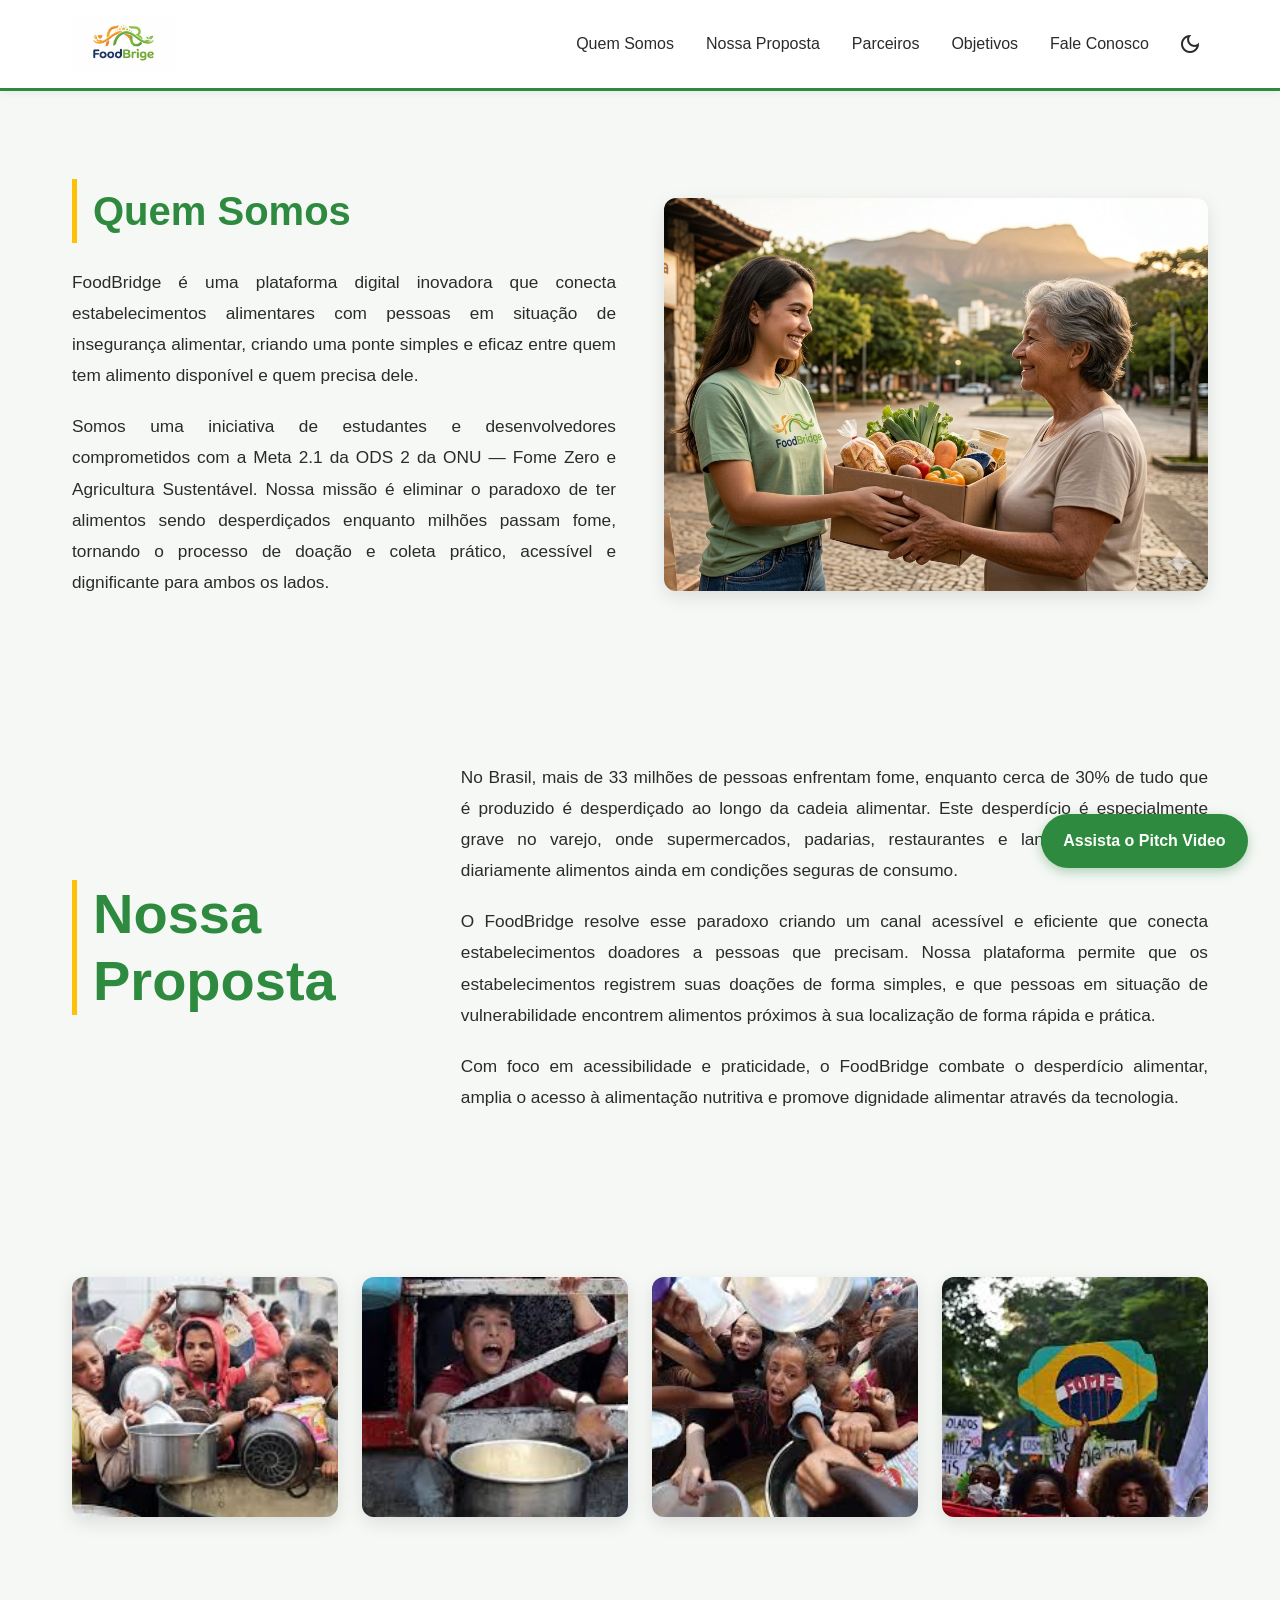
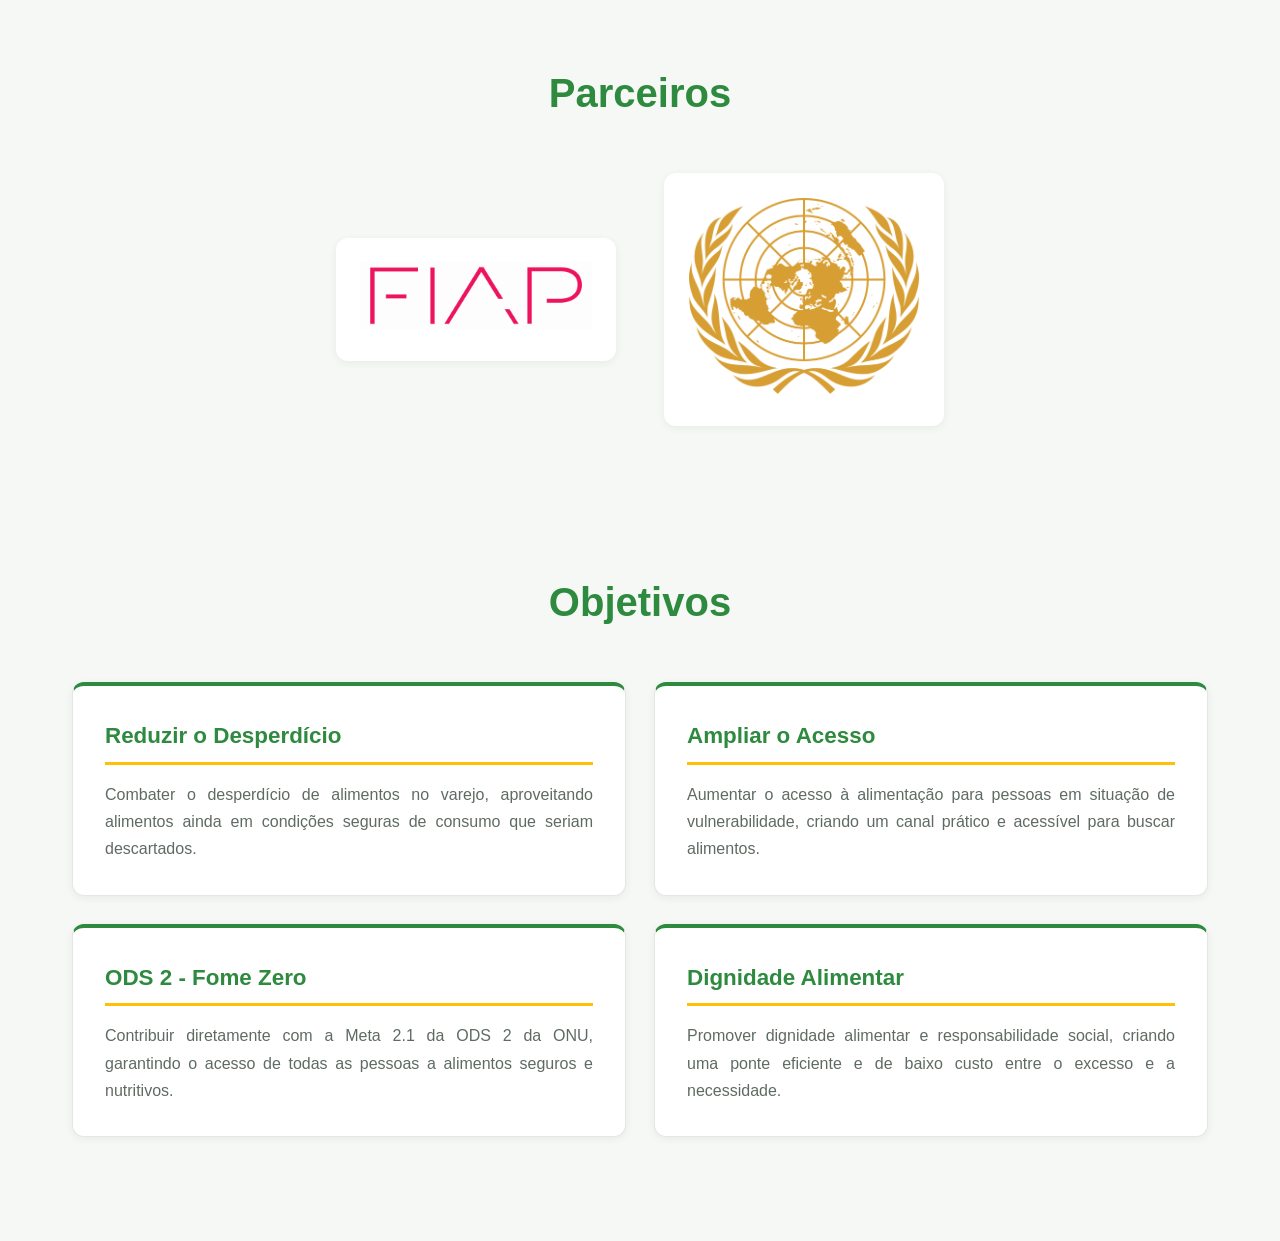
<file: index.html>
<!doctype html>
<html lang="pt-br">
  <head>
    <meta charset="UTF-8" />
    <meta name="viewport" content="width=device-width, initial-scale=1.0" />
    <title>FoodBridge</title>
    <link rel="stylesheet" href="./css/style.css" />
    <link rel="icon" href="images/logo.png" type="image/png" />
    <link
      rel="stylesheet"
      href="https://fonts.googleapis.com/css2?family=Material+Symbols+Outlined:opsz,wght,FILL,GRAD@20..48,100..700,0..1,-50..200&icon_names=close,dark_mode,keyboard_arrow_up,menu"
    />
  </head>
  <body>
    <div class="link-video-container">
      <a
        class="link-video"
        href="https://www.youtube.com/watch?v=DRYngxTbIqk"
        target="_blank"
        >Assista o Pitch Video</a
      >
    </div>

    <header class="header">
      <div class="header-container">
        <div class="logo">
          <a href="./"><img src="images/logo.png" alt="FoodBridge Logo" /></a>
        </div>

        <nav class="navbar">
          <ul class="nav-links" id="nav-links">
            <li><a href="#quem-somos">Quem Somos</a></li>
            <li><a href="#proposta">Nossa Proposta</a></li>
            <li><a href="#parceiros">Parceiros</a></li>
            <li><a href="#objetivos">Objetivos</a></li>
            <li><a href="./html/fale-conosco.html">Fale Conosco</a></li>
          </ul>
        </nav>

        <div class="header-actions">
          <span
            class="material-symbols-outlined dark_mode_icon"
            role="button"
            tabindex="0"
            aria-label="Alternar tema"
            title="Alternar tema"
          >
            dark_mode
          </span>
          <button
            class="menu-toggle"
            id="menu-toggle"
            aria-label="Abrir menu"
            aria-expanded="false"
          >
            <span class="material-symbols-outlined">menu</span>
          </button>
        </div>
      </div>
    </header>

    <main>
      <section id="quem-somos" class="quem-somos">
        <div class="quem-somos-container">
          <div class="quem-somos-text">
            <h2>Quem Somos</h2>
            <p>
              FoodBridge é uma plataforma digital inovadora que conecta
              estabelecimentos alimentares com pessoas em situação de
              insegurança alimentar, criando uma ponte simples e eficaz entre
              quem tem alimento disponível e quem precisa dele.
            </p>
            <p>
              Somos uma iniciativa de estudantes e desenvolvedores comprometidos
              com a Meta 2.1 da ODS 2 da ONU — Fome Zero e Agricultura
              Sustentável. Nossa missão é eliminar o paradoxo de ter alimentos
              sendo desperdiçados enquanto milhões passam fome, tornando o
              processo de doação e coleta prático, acessível e dignificante para
              ambos os lados.
            </p>
          </div>
          <div class="quem-somos-image">
            <img src="images/quem-somos.png" alt="Quem Somos" />
          </div>
        </div>
      </section>

      <section id="proposta" class="proposta">
        <div class="proposta-container">
          <div class="proposta-header">
            <h2>Nossa Proposta</h2>
          </div>
          <div class="proposta-text">
            <p>
              No Brasil, mais de 33 milhões de pessoas enfrentam fome, enquanto
              cerca de 30% de tudo que é produzido é desperdiçado ao longo da
              cadeia alimentar. Este desperdício é especialmente grave no
              varejo, onde supermercados, padarias, restaurantes e lanchonetes
              descartam diariamente alimentos ainda em condições seguras de
              consumo.
            </p>
            <p>
              O FoodBridge resolve esse paradoxo criando um canal acessível e
              eficiente que conecta estabelecimentos doadores a pessoas que
              precisam. Nossa plataforma permite que os estabelecimentos
              registrem suas doações de forma simples, e que pessoas em situação
              de vulnerabilidade encontrem alimentos próximos à sua localização
              de forma rápida e prática.
            </p>
            <p>
              Com foco em acessibilidade e praticidade, o FoodBridge combate o
              desperdício alimentar, amplia o acesso à alimentação nutritiva e
              promove dignidade alimentar através da tecnologia.
            </p>
          </div>
        </div>
      </section>

      <section class="gallery">
        <div class="gallery-grid">
          <div class="gallery-item">
            <img src="images/fome-1.jpeg" alt="Galeria" />
          </div>
          <div class="gallery-item">
            <img src="images/fome-2.jpeg" alt="Galeria" />
          </div>
          <div class="gallery-item">
            <img src="images/fome-3.jpeg" alt="Galeria" />
          </div>
          <div class="gallery-item">
            <img src="images/fome-4.jpeg" alt="Galeria" />
          </div>
        </div>
      </section>

      <section id="parceiros" class="parceiros">
        <h2>Parceiros</h2>
        <div class="parceiros-container">
          <div class="parceiro-logo">
            <img src="images/fiap-logo.jpg" alt="FIAP" />
          </div>
          <div class="parceiro-logo">
            <img src="images/onu-logo.png" alt="ONU" />
          </div>
        </div>
      </section>

      <section id="objetivos" class="objetivos">
        <h2>Objetivos</h2>
        <div class="objetivos-container">
          <div class="objetivo-card">
            <h3>Reduzir o Desperdício</h3>
            <p>
              Combater o desperdício de alimentos no varejo, aproveitando
              alimentos ainda em condições seguras de consumo que seriam
              descartados.
            </p>
          </div>
          <div class="objetivo-card">
            <h3>Ampliar o Acesso</h3>
            <p>
              Aumentar o acesso à alimentação para pessoas em situação de
              vulnerabilidade, criando um canal prático e acessível para buscar
              alimentos.
            </p>
          </div>
          <div class="objetivo-card">
            <h3>ODS 2 - Fome Zero</h3>
            <p>
              Contribuir diretamente com a Meta 2.1 da ODS 2 da ONU, garantindo
              o acesso de todas as pessoas a alimentos seguros e nutritivos.
            </p>
          </div>
          <div class="objetivo-card">
            <h3>Dignidade Alimentar</h3>
            <p>
              Promover dignidade alimentar e responsabilidade social, criando
              uma ponte eficiente e de baixo custo entre o excesso e a
              necessidade.
            </p>
          </div>
        </div>
      </section>
    </main>

    <button
      id="btn-voltar-topo"
      class="btn-voltar-topo"
      aria-label="Voltar ao topo"
      title="Voltar ao topo"
    >
      <span class="material-symbols-outlined">keyboard_arrow_up</span>
    </button>

    <script src="./script/script.js"></script>
  </body>
</html>
</file>
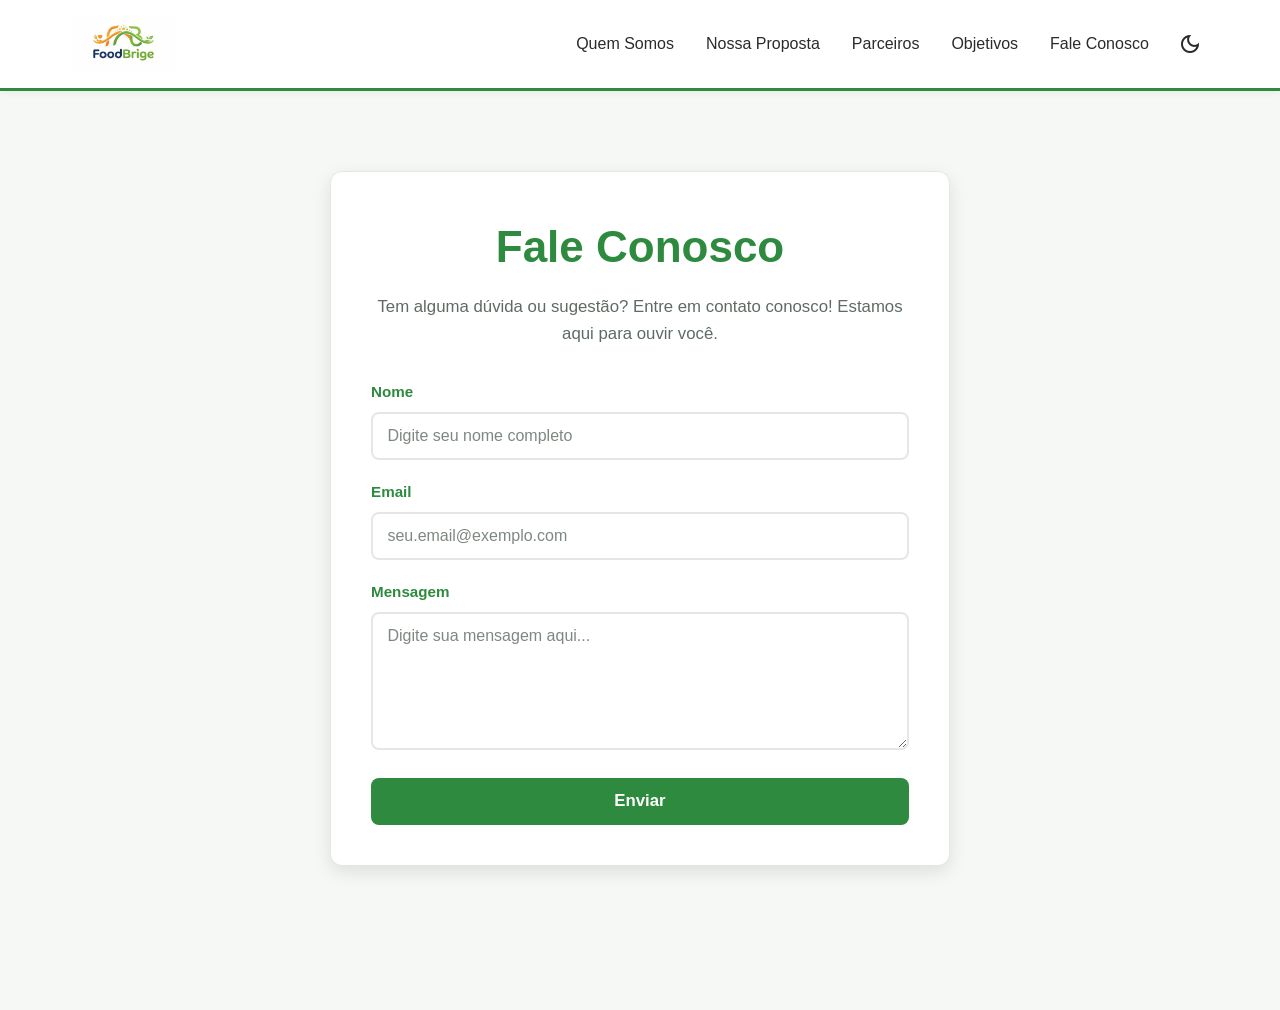
<file: fale-conosco.html>
<!doctype html>
<html lang="pt-br">
  <head>
    <meta charset="UTF-8" />
    <meta name="viewport" content="width=device-width, initial-scale=1.0" />
    <title>Fale Conosco - FoodBridge</title>
    <link rel="stylesheet" href="style.css" />
    <link rel="icon" href="images/logo.png" type="image/png" />
    <link
      rel="stylesheet"
      href="https://fonts.googleapis.com/css2?family=Material+Symbols+Outlined:opsz,wght,FILL,GRAD@20..48,100..700,0..1,-50..200&icon_names=close,dark_mode,menu"
    />
  </head>
  <body>
    <header class="header">
      <div class="header-container">
        <div class="logo">
          <a href="./index.html"
            ><img src="images/logo.png" alt="FoodBridge Logo"
          /></a>
        </div>

        <nav class="navbar">
          <ul class="nav-links" id="nav-links">
            <li><a href="index.html#quem-somos">Quem Somos</a></li>
            <li><a href="index.html#proposta">Nossa Proposta</a></li>
            <li><a href="index.html#parceiros">Parceiros</a></li>
            <li><a href="index.html#objetivos">Objetivos</a></li>
            <li><a href="fale-conosco.html">Fale Conosco</a></li>
          </ul>
        </nav>

        <div class="header-actions">
          <span
            class="material-symbols-outlined dark_mode_icon"
            role="button"
            tabindex="0"
            aria-label="Alternar tema"
            title="Alternar tema"
          >
            dark_mode
          </span>
          <button
            class="menu-toggle"
            id="menu-toggle"
            aria-label="Abrir menu"
            aria-expanded="false"
          >
            <span class="material-symbols-outlined">menu</span>
          </button>
        </div>
      </div>
    </header>

    <main>
      <section class="contato-section">
        <div class="contato-container">
          <div class="contato-content">
            <h1>Fale Conosco</h1>
            <p class="contato-subtitle">
              Tem alguma dúvida ou sugestão? Entre em contato conosco! Estamos
              aqui para ouvir você.
            </p>

            <form class="contato-form">
              <div class="form-group">
                <label for="nome">Nome</label>
                <input
                  type="text"
                  id="nome"
                  name="nome"
                  placeholder="Digite seu nome completo"
                  minlength="3"
                  maxlength="100"
                  required
                />
              </div>

              <div class="form-group">
                <label for="email">Email</label>
                <input
                  type="email"
                  id="email"
                  name="email"
                  placeholder="seu.email@exemplo.com"
                  required
                />
              </div>

              <div class="form-group">
                <label for="mensagem">Mensagem</label>
                <textarea
                  id="mensagem"
                  name="mensagem"
                  placeholder="Digite sua mensagem aqui..."
                  rows="6"
                  minlength="10"
                  maxlength="500"
                  required
                ></textarea>
              </div>

              <div
                id="mensagem-sucesso"
                class="mensagem-sucesso"
                style="display: none"
              >
                Obrigado! Sua mensagem foi enviada com sucesso.
              </div>

              <button type="submit" class="btn-enviar">Enviar</button>
            </form>
          </div>
        </div>
      </section>

      <section class="ultimo-contato-section">
        <div
          class="ultimo-contato-container"
          id="ultimo-contato-container"
          style="display: none"
        >
          <h2>Seu Último Contato</h2>
          <div class="ultimo-contato-card">
            <p class="ultimo-contato-nome">
              <strong>Nome:</strong> <span id="ultimo-nome"></span>
            </p>
            <p class="ultimo-contato-email">
              <strong>Email:</strong> <span id="ultimo-email"></span>
            </p>
            <p class="ultimo-contato-data">
              <strong>Data:</strong> <span id="ultimo-data"></span>
            </p>
            <div class="ultimo-contato-mensagem">
              <strong>Mensagem:</strong>
              <p id="ultimo-mensagem"></p>
            </div>
          </div>
        </div>
      </section>
    </main>

    <script src="script.js"></script>
  </body>
</html>
</file>
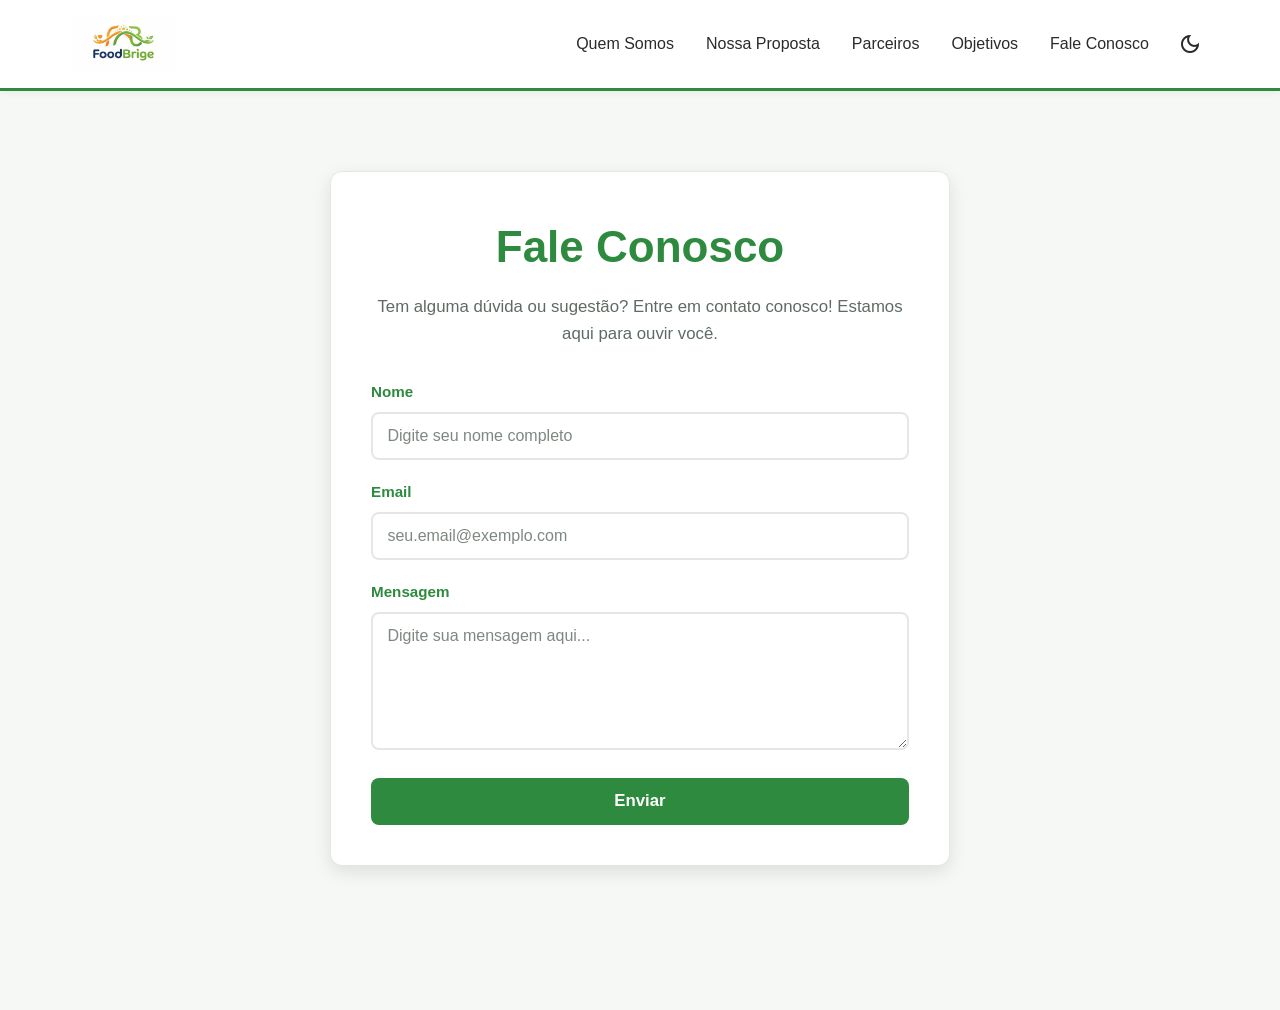
<file: html/fale-conosco.html>
<!doctype html>
<html lang="pt-br">
  <head>
    <meta charset="UTF-8" />
    <meta name="viewport" content="width=device-width, initial-scale=1.0" />
    <title>Fale Conosco - FoodBridge</title>
    <link rel="stylesheet" href="../css/style.css" />
    <link rel="icon" href="../images/logo.png" type="image/png" />
    <link
      rel="stylesheet"
      href="https://fonts.googleapis.com/css2?family=Material+Symbols+Outlined:opsz,wght,FILL,GRAD@20..48,100..700,0..1,-50..200&icon_names=close,dark_mode,menu"
    />
  </head>
  <body>
    <header class="header">
      <div class="header-container">
        <div class="logo">
          <a href="../index.html"
            ><img src="../images/logo.png" alt="FoodBridge Logo"
          /></a>
        </div>

        <nav class="navbar">
          <ul class="nav-links" id="nav-links">
            <li><a href="../index.html#quem-somos">Quem Somos</a></li>
            <li><a href="../index.html#proposta">Nossa Proposta</a></li>
            <li><a href="../index.html#parceiros">Parceiros</a></li>
            <li><a href="../index.html#objetivos">Objetivos</a></li>
            <li><a href="fale-conosco.html">Fale Conosco</a></li>
          </ul>
        </nav>

        <div class="header-actions">
          <span
            class="material-symbols-outlined dark_mode_icon"
            role="button"
            tabindex="0"
            aria-label="Alternar tema"
            title="Alternar tema"
          >
            dark_mode
          </span>
          <button
            class="menu-toggle"
            id="menu-toggle"
            aria-label="Abrir menu"
            aria-expanded="false"
          >
            <span class="material-symbols-outlined">menu</span>
          </button>
        </div>
      </div>
    </header>

    <main>
      <section class="contato-section">
        <div class="contato-container">
          <div class="contato-content">
            <h1>Fale Conosco</h1>
            <p class="contato-subtitle">
              Tem alguma dúvida ou sugestão? Entre em contato conosco! Estamos
              aqui para ouvir você.
            </p>

            <form class="contato-form">
              <div class="form-group">
                <label for="nome">Nome</label>
                <input
                  type="text"
                  id="nome"
                  name="nome"
                  placeholder="Digite seu nome completo"
                  minlength="3"
                  maxlength="100"
                  required
                />
              </div>

              <div class="form-group">
                <label for="email">Email</label>
                <input
                  type="email"
                  id="email"
                  name="email"
                  placeholder="seu.email@exemplo.com"
                  required
                />
              </div>

              <div class="form-group">
                <label for="mensagem">Mensagem</label>
                <textarea
                  id="mensagem"
                  name="mensagem"
                  placeholder="Digite sua mensagem aqui..."
                  rows="6"
                  minlength="10"
                  maxlength="500"
                  required
                ></textarea>
              </div>

              <div
                id="mensagem-sucesso"
                class="mensagem-sucesso"
                style="display: none"
              >
                Obrigado! Sua mensagem foi enviada com sucesso.
              </div>

              <button type="submit" class="btn-enviar">Enviar</button>
            </form>
          </div>
        </div>
      </section>

      <section class="ultimo-contato-section">
        <div
          class="ultimo-contato-container"
          id="ultimo-contato-container"
          style="display: none"
        >
          <h2>Seu Último Contato</h2>
          <div class="ultimo-contato-card">
            <p class="ultimo-contato-nome">
              <strong>Nome:</strong> <span id="ultimo-nome"></span>
            </p>
            <p class="ultimo-contato-email">
              <strong>Email:</strong> <span id="ultimo-email"></span>
            </p>
            <p class="ultimo-contato-data">
              <strong>Data:</strong> <span id="ultimo-data"></span>
            </p>
            <div class="ultimo-contato-mensagem">
              <strong>Mensagem:</strong>
              <p id="ultimo-mensagem"></p>
            </div>
          </div>
        </div>
      </section>
    </main>

    <script src="../script/script.js"></script>
  </body>
</html>
</file>
<file: css/style.css>
/* ===== Design tokens ===== */
:root {
  --green: #2d8a3e;
  --green-dark: #216630;
  --yellow: #ffc107;

  --page-bg: #f6f8f6;
  --surface: #ffffff;
  --on-green: #ffffff;

  --color: #2b2b2b;
  --text-muted: #5f6b62;
  --border: #e3e8e3;

  --radius-sm: 8px;
  --radius-md: 12px;
  --radius-pill: 999px;

  --shadow-sm: 0 2px 8px rgba(0, 0, 0, 0.06);
  --shadow-md: 0 6px 18px rgba(0, 0, 0, 0.1);
  --shadow-lg: 0 12px 28px rgba(0, 0, 0, 0.14);

  --transition: 0.25s ease;
  --max-width: 1200px;
  --header-height: 88px;
}

html[data-theme="dark"] {
  --page-bg: #161616;
  --surface: #232323;
  --color: #e9ebe9;
  --text-muted: #aab2ab;
  --border: #353935;

  --shadow-sm: 0 2px 8px rgba(0, 0, 0, 0.4);
  --shadow-md: 0 6px 18px rgba(0, 0, 0, 0.5);
  --shadow-lg: 0 12px 28px rgba(0, 0, 0, 0.55);
}

/* ===== Reset & base ===== */
* {
  margin: 0;
  padding: 0;
  box-sizing: border-box;
}

html {
  scroll-behavior: smooth;
  scroll-padding-top: calc(var(--header-height) + 12px);
}

html,
body {
  font-family: "Segoe UI", Tahoma, Geneva, Verdana, sans-serif;
  color: var(--color);
  background-color: var(--page-bg);
  line-height: 1.6;
  transition:
    background-color var(--transition),
    color var(--transition);
}

img {
  max-width: 100%;
}

.material-symbols-outlined {
  font-variation-settings:
    "FILL" 0,
    "wght" 400,
    "GRAD" 0,
    "opsz" 24;
}

/* ===== Header / Nav ===== */
.header {
  background-color: var(--surface);
  border-bottom: 3px solid var(--green);
  box-shadow: var(--shadow-sm);
  position: sticky;
  top: 0;
  z-index: 100;
}

.header-container {
  max-width: var(--max-width);
  margin: 0 auto;
  padding: 1rem 2rem;
  display: flex;
  justify-content: space-between;
  align-items: center;
  gap: 1.5rem;
}

.logo {
  flex-shrink: 0;
  line-height: 0;
}

.logo img {
  height: 56px;
  width: auto;
  transition: transform var(--transition);
}

.logo img:hover {
  transform: scale(1.05);
}

.navbar {
  flex-grow: 1;
  display: flex;
  justify-content: flex-end;
}

.nav-links {
  display: flex;
  list-style: none;
  gap: 2rem;
  align-items: center;
}

.nav-links a {
  text-decoration: none;
  color: var(--color);
  font-weight: 500;
  font-size: 1rem;
  position: relative;
  transition: color var(--transition);
}

.nav-links a::after {
  content: "";
  position: absolute;
  bottom: -6px;
  left: 0;
  width: 0;
  height: 3px;
  border-radius: 2px;
  background-color: var(--yellow);
  transition: width var(--transition);
}

.nav-links a:hover {
  color: var(--green);
}

.nav-links a:hover::after {
  width: 100%;
}

.header-actions {
  display: flex;
  align-items: center;
  gap: 0.75rem;
  flex-shrink: 0;
}

.dark_mode_icon {
  cursor: pointer;
  border-radius: 50%;
  padding: 0.35rem;
  transition:
    color var(--transition),
    background-color var(--transition);
}

.dark_mode_icon:hover {
  color: var(--yellow);
  background-color: rgba(255, 193, 7, 0.12);
}

.menu-toggle {
  display: none;
  align-items: center;
  justify-content: center;
  background: none;
  border: none;
  color: var(--color);
  cursor: pointer;
  padding: 0.35rem;
  border-radius: 50%;
  transition: background-color var(--transition);
}

.menu-toggle:hover {
  background-color: rgba(45, 138, 62, 0.12);
}

/* ===== Floating Pitch Video link ===== */
.link-video-container {
  position: fixed;
  bottom: 2rem;
  right: 2rem;
  padding: 0.9rem 1.4rem;
  background-color: var(--green);
  border-radius: var(--radius-pill);
  transition: all var(--transition);
  box-shadow: 0 4px 12px rgba(45, 138, 62, 0.35);
  display: flex;
  align-items: center;
  justify-content: center;
  cursor: pointer;
  z-index: 90;
}

.link-video-container:hover {
  background-color: var(--green-dark);
  transform: translateY(-4px) scale(1.05);
  box-shadow: 0 8px 20px rgba(45, 138, 62, 0.45);
}

.link-video {
  color: var(--on-green);
  text-decoration: none;
  font-weight: 600;
  font-size: 1rem;
}

/* ===== Layout helpers ===== */
main {
  padding: 1rem 0 2rem;
}

.quem-somos,
.proposta,
.gallery,
.parceiros,
.objetivos {
  max-width: var(--max-width);
  margin: 0 auto;
  padding: 4.5rem 2rem;
}

.section-title {
  color: var(--green);
  border-left: 5px solid var(--yellow);
  padding-left: 1rem;
  line-height: 1.2;
}

/* ===== Quem Somos ===== */
.quem-somos-container {
  display: flex;
  gap: 3rem;
  align-items: center;
}

.quem-somos-text {
  flex: 1;
}

.quem-somos-text h2 {
  font-size: clamp(1.9rem, 4vw, 2.5rem);
  color: var(--green);
  margin-bottom: 1.5rem;
  border-left: 5px solid var(--yellow);
  padding-left: 1rem;
}

.quem-somos-text p {
  font-size: 1.08rem;
  line-height: 1.8;
  color: var(--color);
  margin-bottom: 1.25rem;
  text-align: justify;
}

.quem-somos-image {
  flex: 1;
}

.quem-somos-image img {
  width: 100%;
  height: auto;
  border-radius: var(--radius-md);
  box-shadow: var(--shadow-md);
}

/* ===== Proposta ===== */
.proposta-container {
  display: flex;
  gap: 3rem;
  align-items: center;
}

.proposta-header {
  flex: 0 0 30%;
}

.proposta-header h2 {
  font-size: clamp(2.2rem, 5vw, 3.5rem);
  color: var(--green);
  border-left: 5px solid var(--yellow);
  padding-left: 1rem;
  line-height: 1.2;
}

.proposta-text {
  flex: 1;
}

.proposta-text p {
  font-size: 1.08rem;
  line-height: 1.8;
  color: var(--color);
  margin-bottom: 1.25rem;
  text-align: justify;
}

/* ===== Gallery ===== */
.gallery-grid {
  display: grid;
  grid-template-columns: repeat(4, 1fr);
  gap: 1.5rem;
}

.gallery-item {
  overflow: hidden;
  border-radius: var(--radius-md);
  box-shadow: var(--shadow-md);
  transition: transform var(--transition);
}

.gallery-item:hover {
  transform: translateY(-6px) scale(1.02);
}

.gallery-item img {
  width: 100%;
  height: 240px;
  object-fit: cover;
  display: block;
  transition: transform 0.4s ease;
}

.gallery-item:hover img {
  transform: scale(1.08);
}

/* ===== Parceiros ===== */
.parceiros {
  text-align: center;
}

.parceiros h2 {
  font-size: clamp(1.9rem, 4vw, 2.5rem);
  color: var(--green);
  margin-bottom: 3rem;
}

.parceiros-container {
  display: flex;
  flex-wrap: wrap;
  justify-content: center;
  gap: 3rem;
  align-items: center;
}

.parceiro-logo {
  flex: 0 1 280px;
  background: var(--surface);
  padding: 1.5rem;
  border-radius: var(--radius-md);
  box-shadow: var(--shadow-sm);
  transition:
    transform var(--transition),
    box-shadow var(--transition);
}

.parceiro-logo:hover {
  transform: translateY(-4px);
  box-shadow: var(--shadow-md);
}

.parceiro-logo img {
  width: 100%;
  height: auto;
}

/* ===== Objetivos ===== */
.objetivos h2 {
  font-size: clamp(1.9rem, 4vw, 2.5rem);
  color: var(--green);
  text-align: center;
  margin-bottom: 3rem;
}

.objetivos-container {
  display: grid;
  grid-template-columns: repeat(2, 1fr);
  gap: 1.75rem;
}

.objetivo-card {
  background-color: var(--surface);
  border: 1px solid var(--border);
  border-top: 4px solid var(--green);
  border-radius: var(--radius-md);
  padding: 2rem;
  box-shadow: var(--shadow-sm);
  transition: all var(--transition);
}

.objetivo-card:hover {
  box-shadow: var(--shadow-lg);
  transform: translateY(-6px);
  border-top-color: var(--yellow);
}

.objetivo-card h3 {
  font-size: 1.4rem;
  color: var(--green);
  margin-bottom: 1rem;
  border-bottom: 3px solid var(--yellow);
  padding-bottom: 0.5rem;
}

.objetivo-card p {
  font-size: 1rem;
  line-height: 1.7;
  color: var(--text-muted);
  text-align: justify;
}

/* ===== Contato ===== */
.contato-section {
  max-width: var(--max-width);
  margin: 0 auto;
  padding: 4rem 2rem 2rem;
}

.contato-container {
  max-width: 620px;
  margin: 0 auto;
  background: var(--surface);
  padding: 2.5rem;
  border-radius: var(--radius-md);
  box-shadow: var(--shadow-md);
  border: 1px solid var(--border);
}

.contato-content h1 {
  font-size: clamp(2rem, 5vw, 2.75rem);
  color: var(--green);
  text-align: center;
  margin-bottom: 0.75rem;
}

.contato-subtitle {
  font-size: 1.05rem;
  color: var(--text-muted);
  text-align: center;
  margin-bottom: 2rem;
  line-height: 1.6;
}

.contato-form {
  display: flex;
  flex-direction: column;
  gap: 1.25rem;
}

.form-group {
  display: flex;
  flex-direction: column;
}

.form-group label {
  font-size: 0.95rem;
  font-weight: 600;
  color: var(--green);
  margin-bottom: 0.5rem;
}

.form-group input,
.form-group textarea {
  padding: 0.8rem 0.9rem;
  border: 2px solid var(--border);
  border-radius: var(--radius-sm);
  font-size: 1rem;
  font-family: inherit;
  background: var(--surface);
  color: var(--color);
  transition: all var(--transition);
}

.form-group textarea {
  resize: vertical;
  min-height: 130px;
}

.form-group input::placeholder,
.form-group textarea::placeholder {
  color: var(--text-muted);
  opacity: 0.8;
}

.form-group input:focus,
.form-group textarea:focus {
  outline: none;
  border-color: var(--green);
  box-shadow: 0 0 0 3px rgba(45, 138, 62, 0.18);
}

.btn-enviar {
  padding: 0.85rem 2rem;
  background-color: var(--green);
  color: var(--on-green);
  border: none;
  border-radius: var(--radius-sm);
  font-size: 1.05rem;
  font-weight: 600;
  cursor: pointer;
  transition: all var(--transition);
  margin-top: 0.5rem;
}

.btn-enviar:hover {
  background-color: var(--green-dark);
  transform: translateY(-2px);
  box-shadow: 0 4px 12px rgba(45, 138, 62, 0.35);
}

.btn-enviar:active {
  transform: translateY(0);
}

.mensagem-sucesso {
  background-color: #3ba74d;
  color: #ffffff;
  padding: 1rem;
  border-radius: var(--radius-sm);
  text-align: center;
  font-weight: 600;
  animation: slideIn 0.3s ease;
}

@keyframes slideIn {
  from {
    opacity: 0;
    transform: translateY(-10px);
  }
  to {
    opacity: 1;
    transform: translateY(0);
  }
}

/* ===== Último contato ===== */
.ultimo-contato-section {
  max-width: var(--max-width);
  margin: 0 auto;
  padding: 1rem 2rem 4rem;
}

.ultimo-contato-container {
  max-width: 620px;
  margin: 0 auto;
}

.ultimo-contato-container h2 {
  font-size: 1.7rem;
  color: var(--green);
  margin-bottom: 1.5rem;
  border-left: 5px solid var(--yellow);
  padding-left: 1rem;
}

.ultimo-contato-card {
  background-color: var(--surface);
  border: 1px solid var(--border);
  border-left: 4px solid var(--green);
  border-radius: var(--radius-md);
  padding: 2rem;
  box-shadow: var(--shadow-sm);
}

.ultimo-contato-nome,
.ultimo-contato-email,
.ultimo-contato-data {
  font-size: 1rem;
  color: var(--color);
  margin-bottom: 0.85rem;
  line-height: 1.6;
}

.ultimo-contato-nome span,
.ultimo-contato-email span,
.ultimo-contato-data span {
  color: var(--green);
  font-weight: 600;
}

.ultimo-contato-mensagem {
  margin-top: 1.5rem;
  padding-top: 1.5rem;
  border-top: 1px solid var(--border);
}

.ultimo-contato-mensagem strong {
  color: var(--green);
}

.ultimo-contato-mensagem p {
  margin-top: 0.75rem;
  font-size: 0.95rem;
  line-height: 1.6;
  color: var(--text-muted);
  text-align: justify;
  word-break: break-word;
}

/* ===== Voltar ao topo ===== */
.btn-voltar-topo {
  position: fixed;
  bottom: 2rem;
  left: 2rem;
  width: 3.25rem;
  height: 3.25rem;
  background-color: var(--green);
  color: var(--on-green);
  border: none;
  border-radius: 50%;
  cursor: pointer;
  display: flex;
  align-items: center;
  justify-content: center;
  box-shadow: 0 4px 12px rgba(45, 138, 62, 0.35);
  opacity: 0;
  visibility: hidden;
  transform: translateY(1rem);
  transition: all var(--transition);
  z-index: 90;
}

.btn-voltar-topo.visivel {
  opacity: 1;
  visibility: visible;
  transform: translateY(0);
}

.btn-voltar-topo:hover {
  background-color: var(--green-dark);
  transform: translateY(-4px) scale(1.08);
  box-shadow: 0 8px 20px rgba(45, 138, 62, 0.45);
}

.btn-voltar-topo .material-symbols-outlined {
  font-size: 1.75rem;
}

/* ===== Responsividade ===== */
@media (max-width: 992px) {
  .quem-somos,
  .proposta,
  .gallery,
  .parceiros,
  .objetivos {
    padding: 3.5rem 2rem;
  }

  .gallery-grid {
    grid-template-columns: repeat(2, 1fr);
  }

  .proposta-header {
    flex: 0 0 38%;
  }
}

@media (max-width: 768px) {
  .header-container {
    padding: 0.85rem 1.25rem;
    gap: 0.75rem;
  }

  .menu-toggle {
    display: flex;
  }

  .navbar {
    flex-grow: 0;
  }

  .nav-links {
    position: absolute;
    top: 100%;
    left: 0;
    right: 0;
    flex-direction: column;
    align-items: stretch;
    gap: 0;
    background: var(--surface);
    border-bottom: 3px solid var(--green);
    box-shadow: var(--shadow-md);
    max-height: 0;
    overflow: hidden;
    transition: max-height var(--transition);
  }

  .nav-links.active {
    max-height: 360px;
  }

  .nav-links li {
    width: 100%;
    border-top: 1px solid var(--border);
  }

  .nav-links a {
    display: block;
    padding: 1rem 1.5rem;
  }

  .nav-links a::after {
    display: none;
  }

  .nav-links a:hover {
    background-color: rgba(45, 138, 62, 0.08);
  }

  .quem-somos-container,
  .proposta-container {
    flex-direction: column;
    gap: 2rem;
  }

  .proposta-header {
    flex: 1;
  }

  .quem-somos-image {
    order: -1;
    width: 100%;
  }

  .objetivos-container {
    grid-template-columns: 1fr;
  }

  .quem-somos,
  .proposta,
  .gallery,
  .parceiros,
  .objetivos {
    padding: 3rem 1.5rem;
  }

  .contato-section {
    padding: 2.5rem 1.5rem 1.5rem;
  }

  .contato-container {
    padding: 1.75rem;
  }
}

/* ===== Animação de revelação ao rolar ===== */
.reveal {
  opacity: 0;
}

.reveal.is-visible {
  animation: revealUp 0.85s cubic-bezier(0.22, 1, 0.36, 1) both;
  will-change: opacity, transform;
}

/* Estado final: sem transform persistente, liberando os efeitos de hover */
.reveal.reveal-done {
  opacity: 1;
}

@keyframes revealUp {
  from {
    opacity: 0;
    transform: translateY(60px) scale(0.94);
  }
  to {
    opacity: 1;
    transform: translateY(0) scale(1);
  }
}

/* Efeito cascata (stagger) nos grupos de itens */
.gallery-grid .gallery-item:nth-child(2),
.objetivos-container .objetivo-card:nth-child(2),
.parceiros-container .parceiro-logo:nth-child(2) {
  animation-delay: 0.12s;
}

.gallery-grid .gallery-item:nth-child(3),
.objetivos-container .objetivo-card:nth-child(3) {
  animation-delay: 0.24s;
}

.gallery-grid .gallery-item:nth-child(4),
.objetivos-container .objetivo-card:nth-child(4) {
  animation-delay: 0.36s;
}

@media (prefers-reduced-motion: reduce) {
  .reveal,
  .reveal.is-visible,
  .reveal.reveal-done {
    opacity: 1;
    transform: none;
    animation: none;
  }
}

/* ===== Responsividade (cont.) ===== */
@media (max-width: 480px) {
  .gallery-grid {
    grid-template-columns: 1fr;
  }

  .gallery-item img {
    height: 220px;
  }

  .quem-somos-text p,
  .proposta-text p {
    text-align: left;
  }

  .link-video-container {
    bottom: 1rem;
    right: 1rem;
    padding: 0.75rem 1.1rem;
  }

  .link-video {
    font-size: 0.9rem;
  }

  .btn-voltar-topo {
    bottom: 1rem;
    left: 1rem;
    width: 2.9rem;
    height: 2.9rem;
  }

  .contato-container {
    padding: 1.5rem 1.25rem;
  }
}
</file>
<file: style.css>
/* ===== Design tokens ===== */
:root {
  --green: #2d8a3e;
  --green-dark: #216630;
  --yellow: #ffc107;

  --page-bg: #f6f8f6;
  --surface: #ffffff;
  --on-green: #ffffff;

  --color: #2b2b2b;
  --text-muted: #5f6b62;
  --border: #e3e8e3;

  --radius-sm: 8px;
  --radius-md: 12px;
  --radius-pill: 999px;

  --shadow-sm: 0 2px 8px rgba(0, 0, 0, 0.06);
  --shadow-md: 0 6px 18px rgba(0, 0, 0, 0.1);
  --shadow-lg: 0 12px 28px rgba(0, 0, 0, 0.14);

  --transition: 0.25s ease;
  --max-width: 1200px;
  --header-height: 88px;
}

html[data-theme="dark"] {
  --page-bg: #161616;
  --surface: #232323;
  --color: #e9ebe9;
  --text-muted: #aab2ab;
  --border: #353935;

  --shadow-sm: 0 2px 8px rgba(0, 0, 0, 0.4);
  --shadow-md: 0 6px 18px rgba(0, 0, 0, 0.5);
  --shadow-lg: 0 12px 28px rgba(0, 0, 0, 0.55);
}

/* ===== Reset & base ===== */
* {
  margin: 0;
  padding: 0;
  box-sizing: border-box;
}

html {
  scroll-behavior: smooth;
  scroll-padding-top: calc(var(--header-height) + 12px);
}

html,
body {
  font-family: "Segoe UI", Tahoma, Geneva, Verdana, sans-serif;
  color: var(--color);
  background-color: var(--page-bg);
  line-height: 1.6;
  transition:
    background-color var(--transition),
    color var(--transition);
}

img {
  max-width: 100%;
}

.material-symbols-outlined {
  font-variation-settings:
    "FILL" 0,
    "wght" 400,
    "GRAD" 0,
    "opsz" 24;
}

/* ===== Header / Nav ===== */
.header {
  background-color: var(--surface);
  border-bottom: 3px solid var(--green);
  box-shadow: var(--shadow-sm);
  position: sticky;
  top: 0;
  z-index: 100;
}

.header-container {
  max-width: var(--max-width);
  margin: 0 auto;
  padding: 1rem 2rem;
  display: flex;
  justify-content: space-between;
  align-items: center;
  gap: 1.5rem;
}

.logo {
  flex-shrink: 0;
  line-height: 0;
}

.logo img {
  height: 56px;
  width: auto;
  transition: transform var(--transition);
}

.logo img:hover {
  transform: scale(1.05);
}

.navbar {
  flex-grow: 1;
  display: flex;
  justify-content: flex-end;
}

.nav-links {
  display: flex;
  list-style: none;
  gap: 2rem;
  align-items: center;
}

.nav-links a {
  text-decoration: none;
  color: var(--color);
  font-weight: 500;
  font-size: 1rem;
  position: relative;
  transition: color var(--transition);
}

.nav-links a::after {
  content: "";
  position: absolute;
  bottom: -6px;
  left: 0;
  width: 0;
  height: 3px;
  border-radius: 2px;
  background-color: var(--yellow);
  transition: width var(--transition);
}

.nav-links a:hover {
  color: var(--green);
}

.nav-links a:hover::after {
  width: 100%;
}

.header-actions {
  display: flex;
  align-items: center;
  gap: 0.75rem;
  flex-shrink: 0;
}

.dark_mode_icon {
  cursor: pointer;
  border-radius: 50%;
  padding: 0.35rem;
  transition:
    color var(--transition),
    background-color var(--transition);
}

.dark_mode_icon:hover {
  color: var(--yellow);
  background-color: rgba(255, 193, 7, 0.12);
}

.menu-toggle {
  display: none;
  align-items: center;
  justify-content: center;
  background: none;
  border: none;
  color: var(--color);
  cursor: pointer;
  padding: 0.35rem;
  border-radius: 50%;
  transition: background-color var(--transition);
}

.menu-toggle:hover {
  background-color: rgba(45, 138, 62, 0.12);
}

/* ===== Floating Pitch Video link ===== */
.link-video-container {
  position: fixed;
  bottom: 2rem;
  right: 2rem;
  padding: 0.9rem 1.4rem;
  background-color: var(--green);
  border-radius: var(--radius-pill);
  transition: all var(--transition);
  box-shadow: 0 4px 12px rgba(45, 138, 62, 0.35);
  display: flex;
  align-items: center;
  justify-content: center;
  cursor: pointer;
  z-index: 90;
}

.link-video-container:hover {
  background-color: var(--green-dark);
  transform: translateY(-4px) scale(1.05);
  box-shadow: 0 8px 20px rgba(45, 138, 62, 0.45);
}

.link-video {
  color: var(--on-green);
  text-decoration: none;
  font-weight: 600;
  font-size: 1rem;
}

/* ===== Layout helpers ===== */
main {
  padding: 1rem 0 2rem;
}

.quem-somos,
.proposta,
.gallery,
.parceiros,
.objetivos {
  max-width: var(--max-width);
  margin: 0 auto;
  padding: 4.5rem 2rem;
}

.section-title {
  color: var(--green);
  border-left: 5px solid var(--yellow);
  padding-left: 1rem;
  line-height: 1.2;
}

/* ===== Quem Somos ===== */
.quem-somos-container {
  display: flex;
  gap: 3rem;
  align-items: center;
}

.quem-somos-text {
  flex: 1;
}

.quem-somos-text h2 {
  font-size: clamp(1.9rem, 4vw, 2.5rem);
  color: var(--green);
  margin-bottom: 1.5rem;
  border-left: 5px solid var(--yellow);
  padding-left: 1rem;
}

.quem-somos-text p {
  font-size: 1.08rem;
  line-height: 1.8;
  color: var(--color);
  margin-bottom: 1.25rem;
  text-align: justify;
}

.quem-somos-image {
  flex: 1;
}

.quem-somos-image img {
  width: 100%;
  height: auto;
  border-radius: var(--radius-md);
  box-shadow: var(--shadow-md);
}

/* ===== Proposta ===== */
.proposta-container {
  display: flex;
  gap: 3rem;
  align-items: center;
}

.proposta-header {
  flex: 0 0 30%;
}

.proposta-header h2 {
  font-size: clamp(2.2rem, 5vw, 3.5rem);
  color: var(--green);
  border-left: 5px solid var(--yellow);
  padding-left: 1rem;
  line-height: 1.2;
}

.proposta-text {
  flex: 1;
}

.proposta-text p {
  font-size: 1.08rem;
  line-height: 1.8;
  color: var(--color);
  margin-bottom: 1.25rem;
  text-align: justify;
}

/* ===== Gallery ===== */
.gallery-grid {
  display: grid;
  grid-template-columns: repeat(4, 1fr);
  gap: 1.5rem;
}

.gallery-item {
  overflow: hidden;
  border-radius: var(--radius-md);
  box-shadow: var(--shadow-md);
  transition: transform var(--transition);
}

.gallery-item:hover {
  transform: translateY(-6px) scale(1.02);
}

.gallery-item img {
  width: 100%;
  height: 240px;
  object-fit: cover;
  display: block;
  transition: transform 0.4s ease;
}

.gallery-item:hover img {
  transform: scale(1.08);
}

/* ===== Parceiros ===== */
.parceiros {
  text-align: center;
}

.parceiros h2 {
  font-size: clamp(1.9rem, 4vw, 2.5rem);
  color: var(--green);
  margin-bottom: 3rem;
}

.parceiros-container {
  display: flex;
  flex-wrap: wrap;
  justify-content: center;
  gap: 3rem;
  align-items: center;
}

.parceiro-logo {
  flex: 0 1 280px;
  background: var(--surface);
  padding: 1.5rem;
  border-radius: var(--radius-md);
  box-shadow: var(--shadow-sm);
  transition:
    transform var(--transition),
    box-shadow var(--transition);
}

.parceiro-logo:hover {
  transform: translateY(-4px);
  box-shadow: var(--shadow-md);
}

.parceiro-logo img {
  width: 100%;
  height: auto;
}

/* ===== Objetivos ===== */
.objetivos h2 {
  font-size: clamp(1.9rem, 4vw, 2.5rem);
  color: var(--green);
  text-align: center;
  margin-bottom: 3rem;
}

.objetivos-container {
  display: grid;
  grid-template-columns: repeat(2, 1fr);
  gap: 1.75rem;
}

.objetivo-card {
  background-color: var(--surface);
  border: 1px solid var(--border);
  border-top: 4px solid var(--green);
  border-radius: var(--radius-md);
  padding: 2rem;
  box-shadow: var(--shadow-sm);
  transition: all var(--transition);
}

.objetivo-card:hover {
  box-shadow: var(--shadow-lg);
  transform: translateY(-6px);
  border-top-color: var(--yellow);
}

.objetivo-card h3 {
  font-size: 1.4rem;
  color: var(--green);
  margin-bottom: 1rem;
  border-bottom: 3px solid var(--yellow);
  padding-bottom: 0.5rem;
}

.objetivo-card p {
  font-size: 1rem;
  line-height: 1.7;
  color: var(--text-muted);
  text-align: justify;
}

/* ===== Contato ===== */
.contato-section {
  max-width: var(--max-width);
  margin: 0 auto;
  padding: 4rem 2rem 2rem;
}

.contato-container {
  max-width: 620px;
  margin: 0 auto;
  background: var(--surface);
  padding: 2.5rem;
  border-radius: var(--radius-md);
  box-shadow: var(--shadow-md);
  border: 1px solid var(--border);
}

.contato-content h1 {
  font-size: clamp(2rem, 5vw, 2.75rem);
  color: var(--green);
  text-align: center;
  margin-bottom: 0.75rem;
}

.contato-subtitle {
  font-size: 1.05rem;
  color: var(--text-muted);
  text-align: center;
  margin-bottom: 2rem;
  line-height: 1.6;
}

.contato-form {
  display: flex;
  flex-direction: column;
  gap: 1.25rem;
}

.form-group {
  display: flex;
  flex-direction: column;
}

.form-group label {
  font-size: 0.95rem;
  font-weight: 600;
  color: var(--green);
  margin-bottom: 0.5rem;
}

.form-group input,
.form-group textarea {
  padding: 0.8rem 0.9rem;
  border: 2px solid var(--border);
  border-radius: var(--radius-sm);
  font-size: 1rem;
  font-family: inherit;
  background: var(--surface);
  color: var(--color);
  transition: all var(--transition);
}

.form-group textarea {
  resize: vertical;
  min-height: 130px;
}

.form-group input::placeholder,
.form-group textarea::placeholder {
  color: var(--text-muted);
  opacity: 0.8;
}

.form-group input:focus,
.form-group textarea:focus {
  outline: none;
  border-color: var(--green);
  box-shadow: 0 0 0 3px rgba(45, 138, 62, 0.18);
}

.btn-enviar {
  padding: 0.85rem 2rem;
  background-color: var(--green);
  color: var(--on-green);
  border: none;
  border-radius: var(--radius-sm);
  font-size: 1.05rem;
  font-weight: 600;
  cursor: pointer;
  transition: all var(--transition);
  margin-top: 0.5rem;
}

.btn-enviar:hover {
  background-color: var(--green-dark);
  transform: translateY(-2px);
  box-shadow: 0 4px 12px rgba(45, 138, 62, 0.35);
}

.btn-enviar:active {
  transform: translateY(0);
}

.mensagem-sucesso {
  background-color: #3ba74d;
  color: #ffffff;
  padding: 1rem;
  border-radius: var(--radius-sm);
  text-align: center;
  font-weight: 600;
  animation: slideIn 0.3s ease;
}

@keyframes slideIn {
  from {
    opacity: 0;
    transform: translateY(-10px);
  }
  to {
    opacity: 1;
    transform: translateY(0);
  }
}

/* ===== Último contato ===== */
.ultimo-contato-section {
  max-width: var(--max-width);
  margin: 0 auto;
  padding: 1rem 2rem 4rem;
}

.ultimo-contato-container {
  max-width: 620px;
  margin: 0 auto;
}

.ultimo-contato-container h2 {
  font-size: 1.7rem;
  color: var(--green);
  margin-bottom: 1.5rem;
  border-left: 5px solid var(--yellow);
  padding-left: 1rem;
}

.ultimo-contato-card {
  background-color: var(--surface);
  border: 1px solid var(--border);
  border-left: 4px solid var(--green);
  border-radius: var(--radius-md);
  padding: 2rem;
  box-shadow: var(--shadow-sm);
}

.ultimo-contato-nome,
.ultimo-contato-email,
.ultimo-contato-data {
  font-size: 1rem;
  color: var(--color);
  margin-bottom: 0.85rem;
  line-height: 1.6;
}

.ultimo-contato-nome span,
.ultimo-contato-email span,
.ultimo-contato-data span {
  color: var(--green);
  font-weight: 600;
}

.ultimo-contato-mensagem {
  margin-top: 1.5rem;
  padding-top: 1.5rem;
  border-top: 1px solid var(--border);
}

.ultimo-contato-mensagem strong {
  color: var(--green);
}

.ultimo-contato-mensagem p {
  margin-top: 0.75rem;
  font-size: 0.95rem;
  line-height: 1.6;
  color: var(--text-muted);
  text-align: justify;
  word-break: break-word;
}

/* ===== Voltar ao topo ===== */
.btn-voltar-topo {
  position: fixed;
  bottom: 2rem;
  left: 2rem;
  width: 3.25rem;
  height: 3.25rem;
  background-color: var(--green);
  color: var(--on-green);
  border: none;
  border-radius: 50%;
  cursor: pointer;
  display: flex;
  align-items: center;
  justify-content: center;
  box-shadow: 0 4px 12px rgba(45, 138, 62, 0.35);
  opacity: 0;
  visibility: hidden;
  transform: translateY(1rem);
  transition: all var(--transition);
  z-index: 90;
}

.btn-voltar-topo.visivel {
  opacity: 1;
  visibility: visible;
  transform: translateY(0);
}

.btn-voltar-topo:hover {
  background-color: var(--green-dark);
  transform: translateY(-4px) scale(1.08);
  box-shadow: 0 8px 20px rgba(45, 138, 62, 0.45);
}

.btn-voltar-topo .material-symbols-outlined {
  font-size: 1.75rem;
}

/* ===== Responsividade ===== */
@media (max-width: 992px) {
  .quem-somos,
  .proposta,
  .gallery,
  .parceiros,
  .objetivos {
    padding: 3.5rem 2rem;
  }

  .gallery-grid {
    grid-template-columns: repeat(2, 1fr);
  }

  .proposta-header {
    flex: 0 0 38%;
  }
}

@media (max-width: 768px) {
  .header-container {
    padding: 0.85rem 1.25rem;
    gap: 0.75rem;
  }

  .menu-toggle {
    display: flex;
  }

  .navbar {
    flex-grow: 0;
  }

  .nav-links {
    position: absolute;
    top: 100%;
    left: 0;
    right: 0;
    flex-direction: column;
    align-items: stretch;
    gap: 0;
    background: var(--surface);
    border-bottom: 3px solid var(--green);
    box-shadow: var(--shadow-md);
    max-height: 0;
    overflow: hidden;
    transition: max-height var(--transition);
  }

  .nav-links.active {
    max-height: 360px;
  }

  .nav-links li {
    width: 100%;
    border-top: 1px solid var(--border);
  }

  .nav-links a {
    display: block;
    padding: 1rem 1.5rem;
  }

  .nav-links a::after {
    display: none;
  }

  .nav-links a:hover {
    background-color: rgba(45, 138, 62, 0.08);
  }

  .quem-somos-container,
  .proposta-container {
    flex-direction: column;
    gap: 2rem;
  }

  .proposta-header {
    flex: 1;
  }

  .quem-somos-image {
    order: -1;
    width: 100%;
  }

  .objetivos-container {
    grid-template-columns: 1fr;
  }

  .quem-somos,
  .proposta,
  .gallery,
  .parceiros,
  .objetivos {
    padding: 3rem 1.5rem;
  }

  .contato-section {
    padding: 2.5rem 1.5rem 1.5rem;
  }

  .contato-container {
    padding: 1.75rem;
  }
}

/* ===== Animação de revelação ao rolar ===== */
.reveal {
  opacity: 0;
}

.reveal.is-visible {
  animation: revealUp 0.85s cubic-bezier(0.22, 1, 0.36, 1) both;
  will-change: opacity, transform;
}

/* Estado final: sem transform persistente, liberando os efeitos de hover */
.reveal.reveal-done {
  opacity: 1;
}

@keyframes revealUp {
  from {
    opacity: 0;
    transform: translateY(60px) scale(0.94);
  }
  to {
    opacity: 1;
    transform: translateY(0) scale(1);
  }
}

/* Efeito cascata (stagger) nos grupos de itens */
.gallery-grid .gallery-item:nth-child(2),
.objetivos-container .objetivo-card:nth-child(2),
.parceiros-container .parceiro-logo:nth-child(2) {
  animation-delay: 0.12s;
}

.gallery-grid .gallery-item:nth-child(3),
.objetivos-container .objetivo-card:nth-child(3) {
  animation-delay: 0.24s;
}

.gallery-grid .gallery-item:nth-child(4),
.objetivos-container .objetivo-card:nth-child(4) {
  animation-delay: 0.36s;
}

@media (prefers-reduced-motion: reduce) {
  .reveal,
  .reveal.is-visible,
  .reveal.reveal-done {
    opacity: 1;
    transform: none;
    animation: none;
  }
}

/* ===== Responsividade (cont.) ===== */
@media (max-width: 480px) {
  .gallery-grid {
    grid-template-columns: 1fr;
  }

  .gallery-item img {
    height: 220px;
  }

  .quem-somos-text p,
  .proposta-text p {
    text-align: left;
  }

  .link-video-container {
    bottom: 1rem;
    right: 1rem;
    padding: 0.75rem 1.1rem;
  }

  .link-video {
    font-size: 0.9rem;
  }

  .btn-voltar-topo {
    bottom: 1rem;
    left: 1rem;
    width: 2.9rem;
    height: 2.9rem;
  }

  .contato-container {
    padding: 1.5rem 1.25rem;
  }
}
</file>
